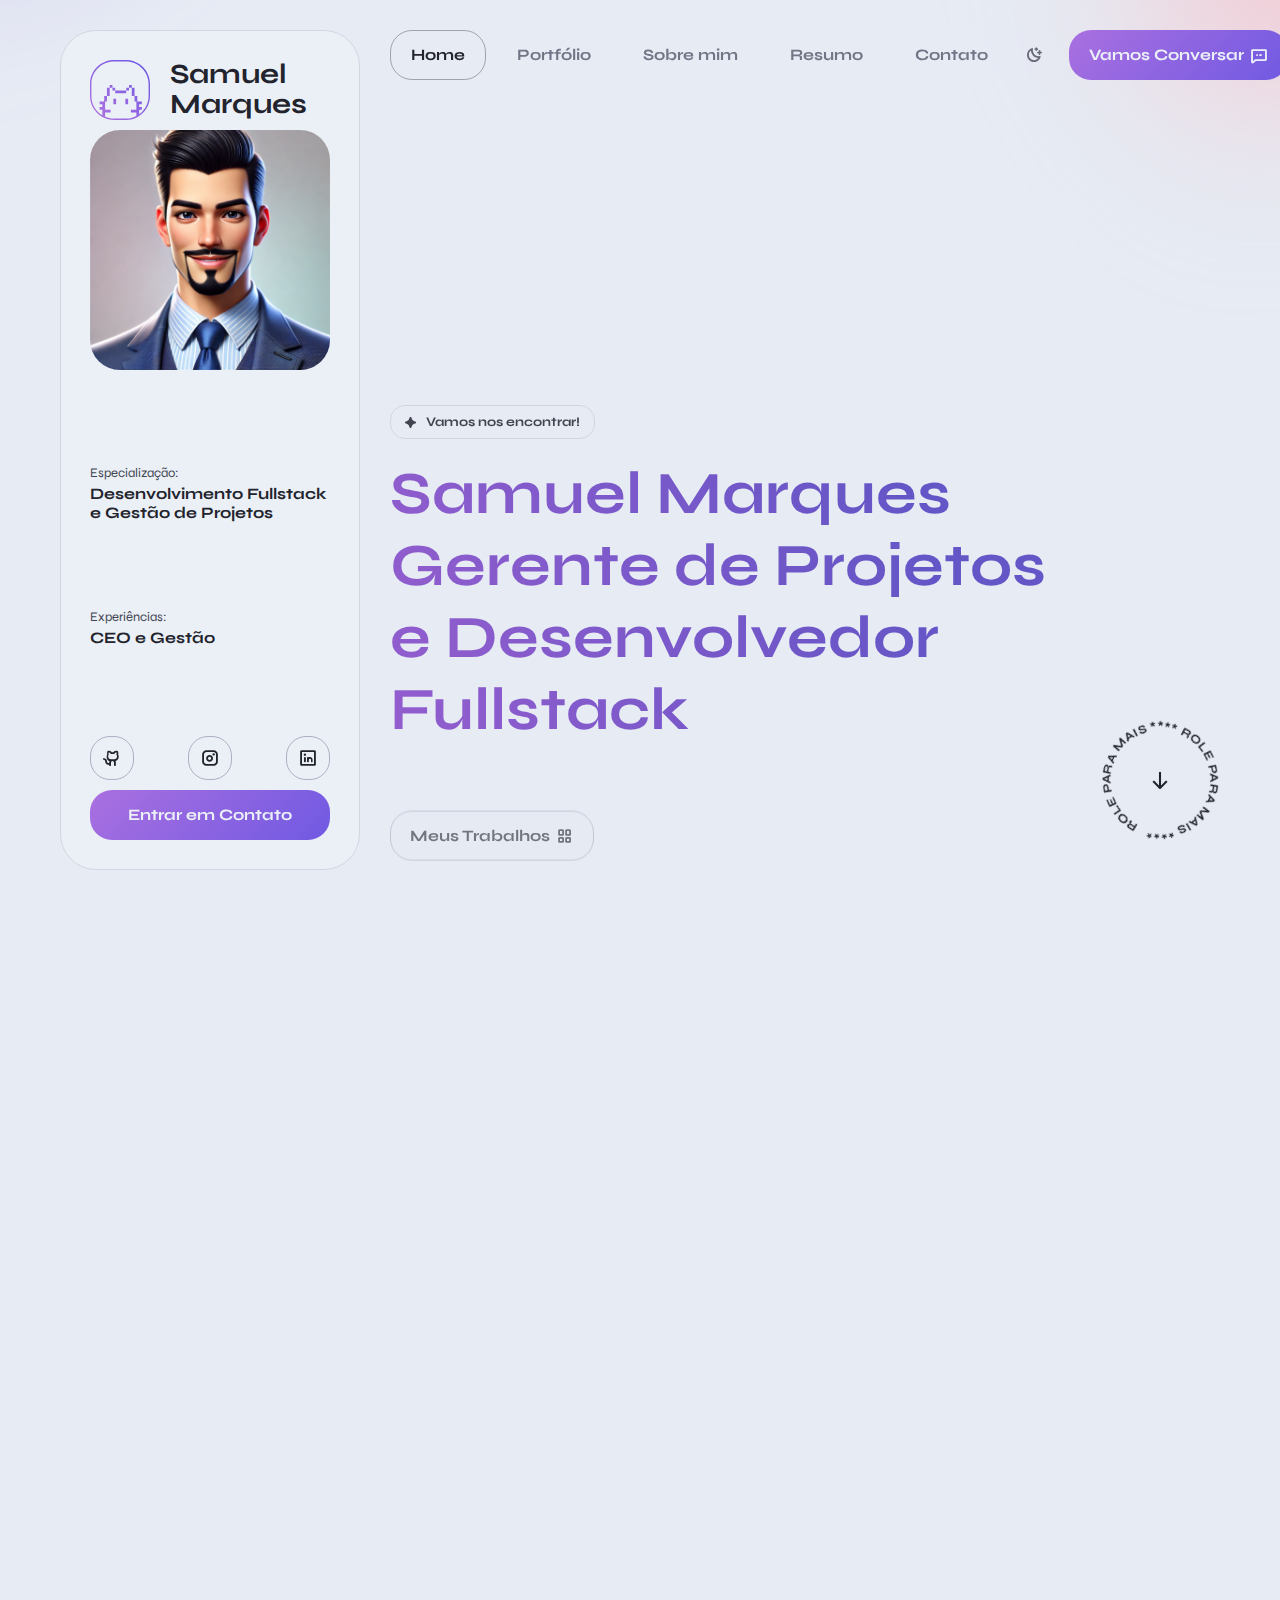
<file: index.html>
<!DOCTYPE html>
<html lang="pt-br" dir="ltr">

  <head>
    <meta charset="UTF-8">

    <!-- Page Title -->
    <title>Samuel Marques</title>
    <link rel="icon" type="image/x-icon" href="img/avatars/samuel.webp">


    <!-- Viewport Meta-->
    <meta http-equiv="X-UA-Compatible" content="IE=edge">
    <meta name="viewport" content="width=device-width, initial-scale=1, maximum-scale=1">

   

    <!-- Template Styles Start -->
    <link rel="stylesheet" href="css/loaders/loader.css">
    <link rel="stylesheet" type="text/css" href="css/plugins.css">
    <link rel="stylesheet" type="text/css" href="css/main.css">
    <!-- Template Styles End -->

    <!-- Custom Browser Color Start -->
    <meta name="theme-color" media="(prefers-color-scheme: light)" content="#dcdce7">
    <meta name="theme-color" media="(prefers-color-scheme: dark)" content="#111111">
    <meta name="msapplication-navbutton-color" content="#111111">
    <meta name="apple-mobile-web-app-capable" content="yes">
    <meta name="apple-mobile-web-app-status-bar-style" content="black-translucent">
    <!-- Custom Browser Color End -->
  </head>

  <body>

    <!-- Loader Start -->
    <div id="loader" class="loader">
      <div id="loaderContent" class="loader__content">
        <div class="loader__shadow"></div>
        <div class="loader__box"></div>
      </div>
    </div>
    <!-- Loader End -->

    <!-- Header Start -->
    <header id="header" class="header d-flex justify-content-between">

      <!-- Navigation Menu Start -->
      <div class="header__navigation">
        <nav id="menu" class="menu">
          <ul class="menu__list d-flex justify-content-start">
            <li class="menu__item">
              <a class="menu__link btn" href="#home">
                <span class="menu__caption">Home</span>
                <i class="ph-bold ph-house-simple"></i>
              </a>
            </li>
            <li class="menu__item">
              <a class="menu__link btn" href="#portfolio">
                <span class="menu__caption">Portfólio</span>
                <i class="ph-bold ph-squares-four"></i>
              </a>
            </li>
            <li class="menu__item">
              <a class="menu__link btn" href="#about">
                <span class="menu__caption">Sobre mim</span>
                <i class="ph-bold ph-user"></i>
              </a>
            </li>
            <li class="menu__item">
              <a class="menu__link btn" href="#resume">
                <span class="menu__caption">Resumo</span>
                <i class="ph-bold ph-article"></i>
              </a>
            </li>
            <li class="menu__item">
              <a class="menu__link btn" href="#contact">
                <span class="menu__caption">Contato</span>
                <i class="ph-bold ph-envelope"></i>
              </a>
            </li>
          </ul>
        </nav>
      </div>
      <!-- Navigation Menu End -->

      <!-- Header Controls Start -->
      <div class="header__controls d-flex justify-content-end">
        <button id="color-switcher" class="color-switcher header__switcher btn" type="button" role="switch" aria-label="light/dark mode" aria-checked="true"></button>
        <!-- href="mailto:example@example.com?subject=Message%20from%20your%20site" -->
        <a id="notify-trigger" class="header__trigger btn" href="https://wa.me/5583986466326?text=Ol%C3%A1%2C+Estou+querendo+saber+sobre+os+seus+serviços%21" target="_blank">
          <span class="trigger__caption">Vamos Conversar</span>
          <i class="ph-bold ph-chat-dots"></i>
        </a>
      </div>
      <!-- Header Controls End -->

    </header>
    <!-- Header End -->

    <!-- Gradient Background Start -->
    <div class="gradient-background">
      <div class="blur"></div>
      <div class="blur"></div>
      <div class="blur"></div>
    </div>
    <!-- Gradient Background End -->

    <!-- Avatar Side Block Start -->
    <div id="avatar" class="avatar">
      <div class="avatar__container d-flex flex-column justify-content-lg-between">
        <!-- image and logo -->
        <div class="avatar__block">
          <div class="avatar__logo d-flex align-items-center">
            <div class="logo__image">
              <!-- Your Logo Here!!! -->
              <!--<img src="img/logo.svg" alt="Braxton - Personal Portfolio & Resume HTML Template Logo">-->
              <svg xmlns="http://www.w3.org/2000/svg" x="0px" y="0px"
                width="85px" height="85px" viewBox="0 0 85 85" 
                style="enable-background:new 0 0 85 85;" xml:space="preserve" class="gradient-fill">
                <style type="text/css">
                  .gradient-fill {
                    fill: url(#gradientFill);
                  }
                </style>
                <g>
                  <linearGradient id="gradientFill" gradientUnits="userSpaceOnUse" x1="9.9604" y1="75.0338" x2="75.0387" y2="9.9555">
                    <stop  offset="0" style="stop-color:var(--accent)"/>
                    <stop  offset="1" style="stop-color:var(--secondary)"/>
                  </linearGradient>
                  <path class="gradient-fill" d="M51,0H34C15.2,0,0,15.2,0,34v17c0,14.3,8.9,26.6,21.4,31.6c0,0,0,0,0,0l0,0C25.3,84.1,29.5,85,34,85h17
                    c6,0,11.7-1.6,16.6-4.3c0.1-0.1,0.2-0.1,0.3-0.2C78.1,74.6,85,63.6,85,51V34C85,15.2,69.8,0,51,0z M83,51c0,10.7-5.3,20.2-13.4,26
                    v-2.5v-3.9h3.9v-3.9h-3.9v-3.9h3.9v-3.9h-3.9H67v-3.9V51h-3.9v3.9v3.9h2.6v3.9v3.9v3.9h-3.9h-3.9v3.9h3.9h3.9v3.9v1
                    C61.3,81.7,56.3,83,51,83H34c-4.5,0-8.7-0.9-12.6-2.6v-2v-3.9h3.9h3.9v-3.9h-3.9h-3.9v-3.9v-3.9v-3.9H24v-3.9V51h-3.9v3.9v3.9h-2.6
                    h-3.9v3.9h3.9v3.9h-3.9v3.9h3.9v3.9v3.9C8.2,72.8,2,62.6,2,51V34C2,16.4,16.4,2,34,2h17c17.6,0,32,14.4,32,32V51z M50.1,54.9H54
                    v3.9v3.9h-3.9v-3.9V54.9z M33.1,54.9H37v3.9v3.9h-3.9v-3.9V54.9z M27.9,51H24v-3.9v-3.9v-3.9h3.9v3.9v3.9V51z M31.8,39.3h-3.9v-3.9
                    h3.9V39.3z M31.8,43.2v-3.9h3.9v3.9H31.8z M63.1,47.1V51h-3.9v-3.9v-3.9v-3.9h3.9v3.9V47.1z M35.7,47.1v-3.9h3.9h3.9h3.9h3.9v3.9
                    h-3.9h-3.9h-3.9H35.7z M59.2,39.3h-3.9v-3.9h3.9V39.3z M55.3,43.2h-3.9v-3.9h3.9V43.2z"/>
                </g>
              </svg>
            </div>
            <div class="logo__caption">
              <p>Samuel<br>Marques</p>
            </div>
          </div>
          <div class="avatar__image">
            <img src="img/avatars/samuel.webp" alt="Samuel Avatar">
          </div>
        </div>
        <!-- data caption #1 -->
        <div class="avatar__block">
          <h6>
            <small class="top">Especialização:</small>
            Desenvolvimento Fullstack<br>e Gestão de Projetos
          </h6>
        </div>
        <!-- data caption #2 -->
        <div class="avatar__block">
          <h6>
            <small class="top">Experiências:</small>
            CEO e Gestão
          </h6>
        </div>
        <!-- socials and CTA button -->
        <div class="avatar__block">
          <div class="avatar__socials">
            <ul class="socials-square d-flex justify-content-between">
              <li class="socials-square__item">
                <a class="socials-square__link btn" href="https://github.com/Samega18" target="_blank"><i class="ph-bold ph-github-logo"></i></a>
              </li>
              <!-- <li class="socials-square__item">
                <a class="socials-square__link btn" href="https://www.behance.net/" target="_blank"><i class="ph-bold ph-behance-logo"></i></a>
              </li> -->
              <li class="socials-square__item">
                <a class="socials-square__link btn" href="https://www.instagram.com/samuelmarquessrpc/" target="_blank"><i class="ph-bold ph-instagram-logo"></i></a>
              </li>
              <li class="socials-square__item">
                <a class="socials-square__link btn" href="https://www.linkedin.com/in/samuel-marques-665655194/" target="_blank"><i class="ph-bold ph-linkedin-logo"></i></a>
              </li>
              <!-- <li class="socials-square__item">
                <a class="socials-square__link btn" href="https://www.pinterest.com/" target="_blank"><i class="ph-bold ph-pinterest-logo"></i></a>
              </li> -->
            </ul>
          </div>
          <div class="avatar__btnholder">
            <a class="btn btn-default btn-fullwidth btn-hover btn-hover-accent" href="#contact" target="_blank">
              <span class="btn-caption">Entrar em Contato</span>
            </a>
          </div>
        </div>
      </div>
    </div>
    <!-- Avatar Side Block End -->

    <!-- Page Content Start -->
    <div id="content" class="content">
      <div class="content__wrapper">

        <!-- Intro Section Start -->
        <section id="home" class="main intro">

          <!-- Headline Start -->
          <div id="headline" class="headline d-flex align-items-start flex-column" data-speed="1">
            <p class="headline__subtitle animate-headline">
              <svg xmlns="http://www.w3.org/2000/svg" x="0px" y="0px" width="13px" height="13px" viewBox="0 0 13 13" fill="currentColor">
                <path fill="currentColor" d="M5.6,12.6c-0.5-0.8-0.7-2.4-1.7-3.5c-1-1-2.7-1.2-3.5-1.7C-0.1,7-0.1,6,0.4,5.6c0.8-0.5,2.3-0.6,3.5-1.8
                  C5,2.8,5.1,1.2,5.6,0.4C6-0.1,7-0.1,7.4,0.4c0.5,0.8,0.7,2.4,1.8,3.5c1.2,1.2,2.6,1.2,3.5,1.7c0.6,0.4,0.6,1.4,0,1.7
                  C11.8,7.9,10.2,8,9.1,9.1c-1,1-1.2,2.7-1.7,3.5C7,13.1,6,13.1,5.6,12.6z"/>
              </svg>
              <span>Vamos nos encontrar!</span>
            </p>
            <h1 class="headline__title animate-headline">Samuel Marques<br>Gerente de Projetos e Desenvolvedor Fullstack</h1>
            <div class="headline__btnholder d-flex flex-column flex-sm-row">
              <a class="btn mobile-vertical btn-default btn-hover btn-hover-accent-mobile animate-headline" href="#portfolio">
                <span class="btn-caption">Meus Trabalhos</span>
                <i class="ph-bold ph-squares-four"></i>
              </a>
              <!-- href="#0" -->
              <a class="btn mobile-vertical btn-default btn-hover btn-hover-outline-mobile animate-headline"
              href="/Curriculo_SamuelMarques.pdf" download="Curriculo_SamuelMarques.pdf">
                <span class="btn-caption">Download CV</span>
                <i class="ph-bold ph-download-simple"></i>
              </a>
            </div>
          </div>
          <!-- Headline End -->

          <!-- Scroll Button Start -->
          <div class="rotating-btn">
            <a href="#portfolio" class="rotating-btn__link slide-down">
              <!-- SVG rotating text -->
              <svg version="1.1" xmlns="http://www.w3.org/2000/svg" xmlns:xlink="http://www.w3.org/1999/xlink" x="0px" y="0px"
                viewBox="0 0 120 120" style="enable-background:new 0 0 120 120;" xml:space="preserve" 
                class="animate-rotation" data-value="360">
                <defs>
                  <path id="textPath" d="M110,59.5c0,27.6-22.4,50-50,50s-50-22.4-50-50s22.4-50,50-50S110,31.9,110,59.5z"/>
                </defs>
                <g>
                  <use xlink:href="#textPath" fill="none"></use>
                  <text>
                    <!-- button text here!!! -->
                    <textPath xlink:href="#textPath">Role para Mais **** Role para Mais **** </textPath>
                  </text>
                </g>
              </svg>
              <!-- arrow icon -->
              <i class="ph-bold ph-arrow-down"></i>
            </a>
          </div>
          <!-- Scroll Button End -->

        </section>
        <!-- Intro Section End -->

        <!-- Portfolio Section Start -->
        <section id="portfolio" class="inner inner-first portfolio">

          <!-- Content Block - H2 Section Title Start -->
          <div class="content__block section-grid-title">
            <p class="h2__subtitle animate-in-up">
              <svg xmlns="http://www.w3.org/2000/svg" x="0px" y="0px" width="13px" height="13px" viewBox="0 0 13 13" fill="currentColor">
                <path fill="currentColor" d="M5.6,12.6c-0.5-0.8-0.7-2.4-1.7-3.5c-1-1-2.7-1.2-3.5-1.7C-0.1,7-0.1,6,0.4,5.6c0.8-0.5,2.3-0.6,3.5-1.8
                  C5,2.8,5.1,1.2,5.6,0.4C6-0.1,7-0.1,7.4,0.4c0.5,0.8,0.7,2.4,1.8,3.5c1.2,1.2,2.6,1.2,3.5,1.7c0.6,0.4,0.6,1.4,0,1.7
                  C11.8,7.9,10.2,8,9.1,9.1c-1,1-1.2,2.7-1.7,3.5C7,13.1,6,13.1,5.6,12.6z"/>
              </svg>
              <span>Portfólio</span>
            </p>
            <h2 class="h2__title animate-in-up">Confira meus projetos em destaque</h2>
          </div>
          <!-- Content Block - H2 Section Title End -->

          <!-- Content Block - Works Gallery Start -->
          <div class="content__block grid-block">
            <div class="container-fluid px-0 inner__gallery">
              <div class="row gx-0 my-gallery" itemscope itemtype="http://schema.org/ImageGallery">
    
                <!-- Works Gallery Single Item Start -->
                <figure class="col-12 col-md-6 gallery__item grid-item animate-card-2" itemprop="associatedMedia" itemscope itemtype="http://schema.org/ImageObject">
                  <a href="img/myworks/Progus.png" data-image="img/myworks/Progus.png" class="gallery__link" itemprop="contentUrl" data-size="1400x1400">
                    <img src="img/myworks/Progus.png" class="gallery__image" itemprop="thumbnail" alt="Image description">
                  </a>
                  <figcaption class="gallery__descr" itemprop="caption description">
                    <h5>Progus - Uma nova forma de se cuidar</h5>
                    <div class="card__tags d-flex flex-wrap">
                      <span class="rounded-tag opposite">Mobile</span>
                      <span class="rounded-tag opposite">Saúde</span>
                      <span class="rounded-tag opposite">UI/UX Design</span>
                    </div>
                    <p class="small">
                      O Progus tem foco em simplificar e otimizar a saúde, sendo uma plataforma 
                      abrangente que conecta pacientes, profissionais e instituições de saúde. Com 
                      recursos intuitivos e eficientes, oferecendo soluções para diversas 
                      problemáticas da saúde.      
                    </p>
                  </figcaption>
                </figure>
                <!-- Works Gallery Single Item End -->
    
                <!-- Works Gallery Single Item Start -->
                <figure class="col-12 col-md-6 gallery__item grid-item animate-card-2" itemprop="associatedMedia" itemscope itemtype="http://schema.org/ImageObject">
                  <a href="img/myworks/BoaAula.png" data-image="img/myworks/BoaAula.png" class="gallery__link" itemprop="contentUrl" data-size="1400x1400">
                    <img src="img/myworks/BoaAula.png" class="gallery__image" itemprop="thumbnail" alt="Image description">
                  </a>
                  <figcaption class="gallery__descr opposite" itemprop="caption description">
                    <h5 class="opposite">BoaAula</h5>
                    <div class="card__tags d-flex flex-wrap">
                      <span class="rounded-tag">Mobile</span>
                      <span class="rounded-tag">Educação</span>
                      <span class="rounded-tag">UI/UX Design</span>
                    </div>
                    <p class="small">O BoaAula tem o objetivo de ser um sistema
                      que facilite o aprendizado e a organização das atividades acadêmicas, tornando a experiência
                      de ensino e aprendizagem mais eficaz e prazerosa.
                    </p>
                  </figcaption>
                </figure>
                <!-- Works Gallery Single Item End -->
    
                <!-- Works Gallery Single Item Start -->
                <figure class="col-12 col-md-6 gallery__item grid-item animate-card-2" itemprop="associatedMedia" itemscope itemtype="http://schema.org/ImageObject">
                  <a href="img/myworks/Partilhar.png" data-image="img/myworks/Partilhar.png" class="gallery__link" itemprop="contentUrl" data-size="1400x1400">
                    <img src="img/myworks/Partilhar.png" class="gallery__image" itemprop="thumbnail" alt="Image description">
                  </a>
                  <figcaption class="gallery__descr opposite" itemprop="caption description">
                    <h5 class="opposite">Partilhar Store</h5>
                    <div class="card__tags d-flex flex-wrap">
                      <span class="rounded-tag">Web</span>
                      <span class="rounded-tag">Commerce</span>
                    </div>
                    <p class="small">Commerce de Quadros Interativos e utensílios para relembrar memórias.
                    </p>
                  </figcaption>
                </figure>
                <!-- Works Gallery Single Item End -->
    
                <!-- Works Gallery Single Item Start -->
                <figure class="col-12 col-md-6 gallery__item grid-item animate-card-2" itemprop="associatedMedia" itemscope itemtype="http://schema.org/ImageObject">
                  <a href="img/myworks/Gestadia.png" data-image="img/myworks/Gestadia.png" class="gallery__link" itemprop="contentUrl" data-size="1400x1400">
                    <img src="img/myworks/Gestadia.png" class="gallery__image" itemprop="thumbnail" alt="Image description">
                  </a>
                  <figcaption class="gallery__descr " itemprop="caption description">
                    <h5>Gestadia</h5>
                    <div class="card__tags d-flex flex-wrap">
                      <span class="rounded-tag opposite">Mobile</span>
                      <span class="rounded-tag opposite">Saúde</span>
                      <span class="rounded-tag opposite">UI/UX Design</span>
                    </div>
                    <p class="small">O Gestadia tem o objetivo de ajudar com a gestão de Mulheres com casos de Diabetes Gestacional, buscando melhorar a situação.
                    </p>
                  </figcaption>
                </figure>
                <!-- Works Gallery Single Item End -->
    
              </div>
            </div>
          </div>
          <!-- Content Block - Works Gallery End -->

        </section>
        <!-- Portfolio Section End -->

        <!-- About Section Start -->
        <section id="about" class="inner about">

          <!-- Content Block - H2 Section Title Start -->
          <div class="content__block section-grid-title">
            <p class="h2__subtitle animate-in-up">
              <svg xmlns="http://www.w3.org/2000/svg" x="0px" y="0px" width="13px" height="13px" viewBox="0 0 13 13" fill="currentColor">
                <path fill="currentColor" d="M5.6,12.6c-0.5-0.8-0.7-2.4-1.7-3.5c-1-1-2.7-1.2-3.5-1.7C-0.1,7-0.1,6,0.4,5.6c0.8-0.5,2.3-0.6,3.5-1.8
                  C5,2.8,5.1,1.2,5.6,0.4C6-0.1,7-0.1,7.4,0.4c0.5,0.8,0.7,2.4,1.8,3.5c1.2,1.2,2.6,1.2,3.5,1.7c0.6,0.4,0.6,1.4,0,1.7
                  C11.8,7.9,10.2,8,9.1,9.1c-1,1-1.2,2.7-1.7,3.5C7,13.1,6,13.1,5.6,12.6z"/>
              </svg>
              <span>Sobre Mim</span>
            </p>
            <h2 class="h2__title animate-in-up">Transformando problemas complexos em soluções simples</h2>
          </div>
          <!-- Content Block - H2 Section Title End -->

          <!-- Content Block - Achievements Start -->
          <div class="content__block grid-block">
            <div class="achievements d-flex flex-column flex-md-row align-items-md-stretch">
              <!-- achievements single item -->
              <div class="achievements__item d-flex flex-column grid-item animate-card-3">
                <div class="achievements__card">
                  <p class="achievements__number">30+</p>
                  <p class="achievements__descr">Clientes Felizes</p>
                </div>
              </div>
              <!-- achievements single item -->
              <div class="achievements__item d-flex flex-column grid-item animate-card-3">
                <div class="achievements__card">
                  <p class="achievements__number">4+</p>
                  <p class="achievements__descr">Anos de experiência</p>
                </div>
              </div>
              <!-- achievements single item -->
              <div class="achievements__item d-flex flex-column grid-item animate-card-3">
                <div class="achievements__card">
                  <p class="achievements__number">15+</p>
                  <p class="achievements__descr">Projetos feitos</p>
                </div>
              </div>
            </div>
          </div>
          <!-- Content Block - Achievements End -->

          <!-- Content Block - About Me Data Start -->
          <div class="content__block grid-block block-large">
            <div class="container-fluid p-0">
              <div class="row g-0 justify-content-between">
                
                <!-- About Me Description Start -->
                <div class="col-12 col-xl-8 grid-item about-descr">
                  <p class="about-descr__text animate-in-up">
                    Profissional formado em Sistemas de Informação, com ampla experiência em Desenvolvimento de Sistemas, Segurança da Informação, Governança, 
                    Auditoria, Gestão de Projetos e Pessoas. CEO e Gerente de Projetos de uma startup focada no desenvolvimento de sistemas para diversos segmentos, 
                    com destaque para o
                    <a href="#0" class="text-link">Progus</a> 
                    um projeto inovador que está revolucionando o setor de saúde.
                  </p>
                  <p class="about-descr__text animate-in-up">
                    Possui histórico de participação em projetos de impacto social, com experiências em robótica, eletroeletrônica e educação, 
                    desenvolvidos em parceria com instituições como
                    <a href="#0" class="text-link">SESI, SENAI e UNIFACISA.</a> 
                    Proativo, adaptável e resiliente, com forte 
                    capacidade de liderança e habilidades técnicas alinhadas a práticas ágeis. 
                  </p>
                  <div class="btn-group about-descr__btnholder animate-in-up">
                    <a class="btn mobile-vertical btn-default btn-hover btn-hover-accent" href="/Curriculo_SamuelMarques.pdf" download="Curriculo_SamuelMarques.pdf">
                      <span class="btn-caption">Download CV</span>
                      <i class="ph-bold ph-download-simple"></i>
                    </a>
                  </div>
                </div>
                <!-- About Me Description End -->
      
                <!-- About Me Information Start -->
                <div class="col-12 col-xl-4 grid-item about-info">
                  <div class="about-info__item animate-in-up">
                    <h6>
                      <small class="top">Nome</small>
                      Samuel Marques
                    </h6>
                  </div>
                  <div class="about-info__item animate-in-up">
                    <h6>
                      <small class="top">Telefone</small>
                      <a class="text-link-bold" href="tel:+5583986466326">+55 (83) 98646-6326</a>
                    </h6>
                  </div>
                  <div class="about-info__item animate-in-up">
                    <h6>
                      <small class="top">Email</small>
                      <a class="text-link-bold" href="mailto:samuelmarquesssrpc@outlook.com?subject=Quero%20saber%20sobre%20você">samuelmarquesssrpc@outlook.com</a>
                    </h6>
                  </div>
                  <div class="about-info__item animate-in-up">
                    <h6>
                      <small class="top">Localidade</small>
                      <a class="text-link-bold" href="https://maps.app.goo.gl/xMJXTEUeHkv6kYRQ6" target="_blank">Campina Grande - PB, Brasil</a>
                    </h6>
                  </div>
                </div>
                <!-- About Me Information End -->
      
              </div>
            </div>
          </div>
          <!-- Content Block - About Me Data End -->

          <!-- Content Block - Services Start -->
          <div class="content__block grid-block">
            <div class="container-fluid p-0">
              <div class="row g-0 align-items-stretch cards">
                <!-- services cards grid single item -->
                <div class="col-12 col-md-6 cards__item grid-item animate-card-2">
                  <div class="cards__card d-flex flex-column">
                    <div class="cards__descr">
                      <h4 class="cards__title animate-in-up">Desenvolvimento<br>Fullstack</h4>
                      <div class="cards__tags d-flex flex-wrap animate-in-up">
                        <span class="rounded-tag tag-outline">Web</span>
                        <span class="rounded-tag tag-outline">Mobile</span>
                        <span class="rounded-tag tag-outline">UI/UX Design</span>
                      </div>
                      <p class="small cards__text animate-in-up">Trabalho com React, React Native, Spring Boot e MySQL</p>
                    </div>
                    <div class="cards__image d-flex animate-in-up">
                      <img src="img/services/1200x900_s01.webp" alt="Service/Feature Image">
                    </div>
                  </div>
                </div>
                <!-- services grid cards single item -->
                <div class="col-12 col-md-6 cards__item grid-item animate-card-2">
                  <div class="cards__card d-flex flex-column">
                    <div class="cards__descr">
                      <h4 class="cards__title animate-in-up">Gerente e Consultor de Projetos</h4>
                      <div class="cards__tags d-flex flex-wrap animate-in-up">
                        <span class="rounded-tag tag-outline">Solução de Problemas</span>
                        <span class="rounded-tag tag-outline">Governança</span>
                        <span class="rounded-tag tag-outline">Metodologia Ágil</span>
                        <span class="rounded-tag tag-outline">Adaptável</span>
                      </div>
                      <p class="small cards__text animate-in-up">Transformo projetos bagunçados em soluções de sucesso, através
                        da boa liderança de uma equipe e gestão dos recursos.
                      </p>
                    </div>
                    <div class="cards__image d-flex">
                      <img src="img/services/1200x900_s03.webp" alt="Service/Feature Image">
                    </div>
                  </div>
                </div>
                <!-- services grid cards single item -->
                <div class="col-12 col-md-6 cards__item grid-item animate-card-2">
                  <div class="cards__card d-flex flex-column">
                    <div class="cards__descr">
                      <h4 class="cards__title animate-in-up">Desenvolvimento com a sua necessidade</h4>
                      <div class="cards__tags d-flex flex-wrap animate-in-up">
                        <span class="rounded-tag tag-outline">Sistema Personalizado</span>
                        <span class="rounded-tag tag-outline">Adaptável</span>
                        <span class="rounded-tag tag-outline">Escalável</span>
                        <span class="rounded-tag tag-outline">Confiável</span>
                      </div>
                      <p class="small cards__text animate-in-up">Ajudo meus clientes a desenvolver um sistema personalizável para solucionar
                        os problemas existentes, reduzindo custos e aumentando a eficiência.
                      </p>
                    </div>
                    <div class="cards__image d-flex animate-in-up">
                      <img src="img/services/1200x900_s04.webp" alt="Service/Feature Image">
                    </div>
                  </div>
                </div>
                 <!-- services grid cards single item -->
                 <div class="col-12 col-md-6 cards__item grid-item animate-card-2">
                  <div class="cards__card d-flex flex-column">
                    <div class="cards__descr">
                      <h4 class="cards__title animate-in-up">Design Feito com base no Cliente</h4>
                      <div class="cards__tags d-flex flex-wrap animate-in-up">
                        <span class="rounded-tag tag-outline">Ilustrações</span>
                        <span class="rounded-tag tag-outline">UI/UX Design</span>
                        <span class="rounded-tag tag-outline">Figma</span>
                      </div>
                      <p class="small cards__text animate-in-up">Utilizo o Figma para construir Designs de Sistemas Personalizados com base
                        no que o cliente deseja.
                      </p>
                    </div>
                    <div class="cards__image d-flex animate-in-up">
                      <img src="img/services/1200x900_s02.webp" alt="Service/Feature Image">
                    </div>
                  </div>
                </div>
    
              </div>
            </div>
          </div>
          <!-- Content Block - Services End -->

        </section>
        <!-- About Section End -->

        <!-- Resume Section Start -->
        <section id="resume" class="inner resume">

          <!-- Content Block - H2 Section Title Start -->
          <div class="content__block block-large">
            <p class="h2__subtitle animate-in-up">
              <svg xmlns="http://www.w3.org/2000/svg" x="0px" y="0px" width="13px" height="13px" viewBox="0 0 13 13" fill="currentColor">
                <path fill="currentColor" d="M5.6,12.6c-0.5-0.8-0.7-2.4-1.7-3.5c-1-1-2.7-1.2-3.5-1.7C-0.1,7-0.1,6,0.4,5.6c0.8-0.5,2.3-0.6,3.5-1.8
                  C5,2.8,5.1,1.2,5.6,0.4C6-0.1,7-0.1,7.4,0.4c0.5,0.8,0.7,2.4,1.8,3.5c1.2,1.2,2.6,1.2,3.5,1.7c0.6,0.4,0.6,1.4,0,1.7
                  C11.8,7.9,10.2,8,9.1,9.1c-1,1-1.2,2.7-1.7,3.5C7,13.1,6,13.1,5.6,12.6z"/>
              </svg>
              <span>Resumo</span>
            </p>
            <h2 class="h2__title animate-in-up">Formação e Experiências</h2>
            <p class="h2__text animate-in-up">
              Possuo experiência comprovada com projetos tecnológicos de impacto social e empresarial, 
              com um histórico de 
              <a href="#0" class="text-link">inovação e liderança em projetos</a> 
              de alta complexidade. Consigo me adptar a 
              diferentes contextos e necessidades, com foco em resultados.
            </p>
          </div>
          <!-- Content Block - H2 Section Title End -->

          <!-- Content Block - Education Start -->
          <div class="content__block block-large">

            <!-- H3 Block Start -->
            <div class="section-h3">
              <h3 class="h3__title animate-in-up">Minha formação</h3>
            </div>
            <!-- H3 Block End -->

            <!-- Education Lines Start -->
            <div class="container-fluid p-0 resume-lines">
              <!-- education single item -->
              <div class="row g-0 resume-lines__item animate-in-up">
                <div class="col-12 col-md-2">
                  <span class="resume-lines__date animate-in-up">2020 - 2024</span>
                </div>
                <div class="col-12 col-md-5">
                  <h5 class="resume-lines__title animate-in-up">Sistemas de Informação</h5>
                  <p class="resume-lines__source animate-in-up">Por
                    <!-- target="_blank" -->
                    <a href="#0" class="text-link-bold">UNIFACISA</a>
                  </p>
                </div>
                <div class="col-12 col-md-5">
                  <p class="small resume-lines__descr animate-in-up">Curso com foco em Gestão de Recursos no âmbito empresarial e social
                    para solucionar problemas existentes, podendo ser solucionado com um Sistema.
                  </p>
                </div>
              </div>
              <!-- education single item -->
              <div class="row g-0 resume-lines__item animate-in-up">
                <div class="col-12 col-md-2">
                  <span class="resume-lines__date animate-in-up">2020 - 2020</span>
                </div>
                <div class="col-12 col-md-5">
                  <h5 class="resume-lines__title animate-in-up">Scrum Fundamentals</h5>
                  <p class="resume-lines__source animate-in-up">Por
                    <!-- target="_blank" -->
                    <a href="#0" class="text-link-bold">SCRUM STUDY</a>
                  </p>
                </div>
                <div class="col-12 col-md-5">
                  <p class="small resume-lines__descr animate-in-up">O Scrum é um método ágil que ajuda equipes a trabalhar de forma organizada e flexível. 
                    Ele usa ciclos curtos (Sprints), reuniões dinâmicas e foco em entregas rápidas para criar produtos que realmente atendem às necessidades do cliente. 
                    Perfeito para projetos que precisam de adaptação constante e resultados eficientes!</p>
                </div>
              </div>
              <!-- education single item -->
              <div class="row g-0 resume-lines__item animate-in-up">
                <div class="col-12 col-md-2">
                  <span class="resume-lines__date animate-in-up">2018 - 2019</span>
                </div>
                <div class="col-12 col-md-5">
                  <h5 class="resume-lines__title animate-in-up">Técnico em Eletroeletrônica</h5>
                  <p class="resume-lines__source animate-in-up"> Por
                    <!-- target="_blank" -->
                    <a href="#0" class="text-link-bold">SENAI</a>
                  </p>
                </div>
                <div class="col-12 col-md-5">
                  <p class="small resume-lines__descr animate-in-up">O técnico em eletroeletrônica foca em diagnosticar, solucionar e prevenir problemas em sistemas 
                    elétricos e eletrônicos, garantindo que tudo funcione de forma segura, eficiente e sem falhas.</p>
                </div>
              </div>
            </div>
            <!-- Education Lines End -->

          </div>
          <!-- Content Block - Education End -->

          <!-- Content Block - Experience Start -->
          <div class="content__block block-large">

            <!-- H3 Block Start -->
            <div class="section-h3">
              <h3 class="h3__title animate-in-up">Experiências</h3>
            </div>
            <!-- H3 Block End -->

            <!-- Experience Lines Start -->
            <div class="container-fluid p-0 resume-lines">
              <!-- experience single item -->
              <div class="row g-0 resume-lines__item animate-in-up">
                <div class="col-12 col-md-2">
                  <span class="resume-lines__date animate-in-up">2019 - ATUAL</span>
                </div>
                <div class="col-12 col-md-5">
                  <h5 class="resume-lines__title animate-in-up">CEO</h5>
                  <p class="resume-lines__source animate-in-up">Em
                    <!-- target="_blank" -->
                    <a href="#0" class="text-link-bold">Startup de Desenvolvimento de Sistemas</a>
                  </p>
                </div>
                <div class="col-12 col-md-5">
                  <p class="small resume-lines__descr animate-in-up">Liderança de uma startup especializada no desenvolvimento de
                    sistemas customizados para diferentes segmentos de mercado.</p>
                </div>
              </div>
              <!-- experience single item -->
              <div class="row g-0 resume-lines__item animate-in-up">
                <div class="col-12 col-md-2">
                  <span class="resume-lines__date animate-in-up">2020 - ATUAL</span>
                </div>
                <div class="col-12 col-md-5">
                  <h5 class="resume-lines__title animate-in-up">Gerente de Projetos</h5>
                  <p class="resume-lines__source animate-in-up">Em
                    <!-- target="_blank" -->
                    <a href="#0" class="text-link-bold">Milos Innovation</a>
                  </p>
                </div>
                <div class="col-12 col-md-5">
                  <p class="small resume-lines__descr animate-in-up">Gerenciamento estratégico e técnico de Projetos e supervisão de equipes multidisciplinares, garantindo 
                    alinhamento com os objetivos estratégicos e a entrega de resultados de impacto.</p>
                </div>
              </div>
              <!-- experience single item -->
              <div class="row g-0 resume-lines__item animate-in-up">
                <div class="col-12 col-md-2">
                  <span class="resume-lines__date animate-in-up">2022 - 2024</span>
                </div>
                <div class="col-12 col-md-5">
                  <h5 class="resume-lines__title animate-in-up">Desenvolvedor e Consultor de Projetos </h5>
                  <p class="resume-lines__source animate-in-up">Em
                    <!-- target="_blank" -->
                    <a href="#0" class="text-link-bold">UNIFACISA</a>
                  </p>
                </div>
                <div class="col-12 col-md-5">
                  <p class="small resume-lines__descr animate-in-up">Desenvolvimento de projetos tecnológicos voltados para solucionar
                    problemas sociais, em áreas como robótica, eletroeletrônica, educação e saúde.</p>
                </div>
              </div>
            </div>
            <!-- Experience Lines End -->

          </div>
          <!-- Content Block - Experience End -->

        <!-- A seção de Stacks Favoritas e Avaliações dos Clientes fica Aqui -->

        </section>
        <!-- Resume Section End -->

        <!-- Contact Section Start -->
        <section id="contact" class="inner contact">

          <!-- Content Block - H2 Section Title Start -->
          <div class="content__block section-title">
            <p class="h2__subtitle  animate-in-up">
              <svg xmlns="http://www.w3.org/2000/svg" x="0px" y="0px" width="13px" height="13px" viewBox="0 0 13 13" fill="currentColor">
                <path fill="currentColor" d="M5.6,12.6c-0.5-0.8-0.7-2.4-1.7-3.5c-1-1-2.7-1.2-3.5-1.7C-0.1,7-0.1,6,0.4,5.6c0.8-0.5,2.3-0.6,3.5-1.8
                  C5,2.8,5.1,1.2,5.6,0.4C6-0.1,7-0.1,7.4,0.4c0.5,0.8,0.7,2.4,1.8,3.5c1.2,1.2,2.6,1.2,3.5,1.7c0.6,0.4,0.6,1.4,0,1.7
                  C11.8,7.9,10.2,8,9.1,9.1c-1,1-1.2,2.7-1.7,3.5C7,13.1,6,13.1,5.6,12.6z"/>
              </svg>
              <span>Contato</span>
            </p>
            <h2 class="h2__title  animate-in-up">Vamos fazer algo incrível juntos!</h2>
          </div>
          <!-- Content Block - H2 Section Title End -->

          <!-- Content Block - Contact Form Start -->
          <div class="content__block grid-block block-grid-large">
            <div class="form-container">

              <!-- Reply Messages Start -->
              <div class="form__reply centered text-center">
                <i class="ph-bold ph-smiley reply__icon"></i>
                <p class="reply__title">Feito!</p>
                <span class="reply__text">Obrigado pela sua mensagem. Retornarei o mais rápido possível.</span>
              </div> 
              <!-- Reply Messages End -->

              <!-- Contact Form Start -->
              <form class="form contact-form" id="contact-form" action="https://formspree.io/f/mdkagqbe"
              method="POST">
                <!-- Hidden Required Fields -->
                <input type="hidden" name="project_name" value="Samuel Website">
                <input type="hidden" name="admin_email" value="samuelmarquessrpc@outlook.com">
                <input type="hidden" name="form_subject" value="Mensagem de contato do Website">
                <!-- END Hidden Required Fields-->
                <div class="container-fluid p-0">
                  <div class="row gx-0">
                    <div class="col-12 col-md-6 form__item animate-in-up">
                      <input type="text" name="Name" placeholder="Seu Nome*" required>
                    </div>
                    <div class="col-12 col-md-6 form__item animate-in-up">
                      <input type="text" name="Company" placeholder="Nome da Empresa">
                    </div>
                    <div class="col-12 col-md-6 form__item animate-in-up">
                      <input type="email" name="E-mail" placeholder="Seu Email*" required>
                    </div>
                    <div class="col-12 col-md-6 form__item animate-in-up">
                      <input type="tel" name="Phone" placeholder="Seu Telefone*" required>
                    </div>
                    <div class="col-12 form__item animate-in-up">
                      <textarea name="Message" placeholder="Descreva sua situação*" required></textarea>
                    </div>
                    <div class="col-12 form__item animate-in-up">
                      <button class="btn btn-default btn-hover btn-hover-accent" type="submit">
                        <span class="btn-caption">Enviar Mensagem</span>
                        <i class="ph-bold ph-paper-plane-tilt"></i>
                      </button>
                    </div>
                  </div>
                </div>
              </form>
              <!-- Contact Form End -->

            </div>
          </div>
          <!-- Content Block - Contact Form End -->

          <!-- Content Block - Socials Cards Start -->
          <div class="content__block grid-block">
            <div class="socials-cards d-flex justify-content-start flex-wrap">
              <!-- socials item -->
              <div class="socials-cards__item d-flex grid-item-s animate-card-5">
                <div class="socials-cards__card">
                  <i class="ph-bold ph-github-logo"></i>
                  <a class="socials-cards__link" href="https://github.com/Samega18" target="_blank"></a>
                </div>
              </div>
              <!-- socials item -->
              <div class="socials-cards__item d-flex grid-item-s animate-card-5">
                <div class="socials-cards__card">
                  <i class="ph-bold ph-instagram-logo"></i>
                  <a class="socials-cards__link" href="https://www.instagram.com/samuelmarquessrpc/" target="_blank"></a>
                </div>
              </div>
              <!-- socials item -->
              <div class="socials-cards__item d-flex grid-item-s animate-card-5">
                <div class="socials-cards__card">
                  <i class="ph-bold ph-linkedin-logo"></i>
                  <a class="socials-cards__link" href="https://www.linkedin.com/in/samuel-marques-665655194/" target="_blank"></a>
                </div>
              </div>
              <!-- socials item -->
              <!-- <div class="socials-cards__item d-flex grid-item-s animate-card-5">
                <div class="socials-cards__card">
                  <i class="ph-bold ph-twitch-logo"></i>
                  <a class="socials-cards__link" href="https://www.twitch.tv/" target="_blank"></a>
                </div>
              </div> -->
              <!-- socials item -->
              <!-- <div class="socials-cards__item d-flex grid-item-s animate-card-5">
                <div class="socials-cards__card">
                  <i class="ph-bold ph-pinterest-logo"></i>
                  <a class="socials-cards__link" href="https://www.pinterest.com/" target="_blank"></a>
                </div>
              </div> -->
            </div>
          </div>
          <!-- Content Block - Socials Cards End -->

          <!-- Content Block - Teaser Start -->
          <div class="content__block">
            <div class="teaser">
              <p class="teaser__text animate-in-up">Quer saber mais sobre mim, me contar sobre o seu projeto ou apenas dizer olá?
                <a class="text-link-bold" href="mailto:samuelmarquesssrpc@outlook.com?subject=Quero%20saber%20sobre%20você">Me mande uma mensagem</a> 
                e eu retornarei o mais rápido possível.
              </p>
            </div>
          </div>
          <!-- Content Block - Teaser End -->

          <!-- Content Block - Contact Data Start -->
          <div class="content__block">
            <div class="container-fluid p-0 contact-lines animate-in-up">
              <div class="row g-0 contact-lines__item">
                <!-- data item -->
                <div class="col-12 col-md-4 contact-lines__data">
                  <p class="contact-lines__title animate-in-up">Localização</p>
                  <p class="contact-lines__text animate-in-up">
                    <!-- target="_blank" -->
                    <a class="text-link-bold" href="#0">Campina Grande - PB, Brasil</a>
                  </p>
                </div>
                <!-- data item -->
                <div class="col-12 col-md-4 contact-lines__data">
                  <p class="contact-lines__title animate-in-up">Telefone</p>
                  <p class="contact-lines__text animate-in-up">
                    <a class="text-link-bold" href="tel:+5583986466326">+55 (83) 98646-6326</a>
                  </p>
                </div>
                <!-- data item -->
                <div class="col-12 col-md-4 contact-lines__data">
                  <p class="contact-lines__title animate-in-up">Email</p>
                  <p class="contact-lines__text animate-in-up">
                    <a class="text-link-bold" href="mailto:samuelmarquesssrpc@outlook.com?subject=Quero%20saber%20sobre%20você">samuelmarquesssrpc@outlook.com</a>
                  </p>
                </div>
              </div>
            </div>
          </div>
          <!-- Content Block - Contact Data End -->

        </section>
        <!-- Contact Section End -->

      </div>
    </div>
    <!-- Page Content End -->

    <!-- Root element of PhotoSwipe. Must have class pswp. -->
    <div class="pswp" tabindex="-1" role="dialog" aria-hidden="true">

      <!-- Background of PhotoSwipe.
      It's a separate element, as animating opacity is faster than rgba(). -->
      <div class="pswp__bg"></div>

      <!-- Slides wrapper with overflow:hidden. -->
      <div class="pswp__scroll-wrap">

        <!-- Container that holds slides. PhotoSwipe keeps only 3 slides in DOM to save memory. -->
        <!-- don't modify these 3 pswp__item elements, data is added later on. -->
        <div class="pswp__container">
          <div class="pswp__item"></div>
          <div class="pswp__item"></div>
          <div class="pswp__item"></div>
        </div>

        <!-- Default (PhotoSwipeUI_Default) interface on top of sliding area. Can be changed. -->
        <div class="pswp__ui pswp__ui--hidden">

          <div class="pswp__top-bar">

            <!--  Controls are self-explanatory. Order can be changed. -->

            <div class="pswp__counter"></div>

            <button class="pswp__button pswp__button--close link-s" title="Fechar (Esc)"></button>

            <button class="pswp__button pswp__button--share link-s" title="Compartilhar"></button>

            <button class="pswp__button pswp__button--fs link-s" title="Tela cheia"></button>

            <button class="pswp__button pswp__button--zoom link-s" title="Aumentar/Diminuir"></button>

            <!-- Preloader demo http://codepen.io/dimsemenov/pen/yyBWoR -->
            <!-- element will get class pswp__preloader-active when preloader is running -->
            <div class="pswp__preloader">
              <div class="pswp__preloader__icn">
                <div class="pswp__preloader__cut">
                  <div class="pswp__preloader__donut"></div>
                </div>
              </div>
            </div>
          </div>

            <div class="pswp__share-modal pswp__share-modal--hidden pswp__single-tap">
              <div class="pswp__share-tooltip"></div>
            </div>

            <button class="pswp__button pswp__button--arrow--left link-s" title="Previous (arrow left)"></button>

            <button class="pswp__button pswp__button--arrow--right link-s" title="Next (arrow right)"></button>

            <div class="pswp__caption">
              <div class="pswp__caption__center"></div>
            </div>

        </div>

      </div>

    </div>

    <!-- Load Scripts Start -->
    <script src="js/libs.min.js"></script>
    <script>
      const randomX = random(-400, 400);
      const randomY = random(-200, 200);
      const randomDelay = random(0, 50);
      const randomTime = random(20, 40);
      const randomTime2 = random(5, 12);
      const randomAngle = random(-30, 150);

      const blurs = gsap.utils.toArray(".blur");
      blurs.forEach((blur) => {
        gsap.set(blur, {
          x: randomX(-1),
          y: randomX(1),
          rotation: randomAngle(-1)
        });

        moveX(blur, 1);
        moveY(blur, -1);
        rotate(blur, 1);
      });

      function rotate(target, direction) {
        gsap.to(target, randomTime2(), {
          rotation: randomAngle(direction),
          ease: Sine.easeInOut,
          onComplete: rotate,
          onCompleteParams: [target, direction * -1]
        });
      }

      function moveX(target, direction) {
        gsap.to(target, randomTime(), {
          x: randomX(direction),
          ease: Sine.easeInOut,
          onComplete: moveX,
          onCompleteParams: [target, direction * -1]
        });
      }

      function moveY(target, direction) {
        gsap.to(target, randomTime(), {
          y: randomY(direction),
          ease: Sine.easeInOut,
          onComplete: moveY,
          onCompleteParams: [target, direction * -1]
        });
      }

      function random(min, max) {
        const delta = max - min;
        return (direction = 1) => (min + delta * Math.random()) * direction;
      }
    </script>
    <script src="js/app.js"></script>
    <script src="js/gallery-init.js"></script>
    <!-- Load Scripts End -->
    
  </body>

</html>
</file>
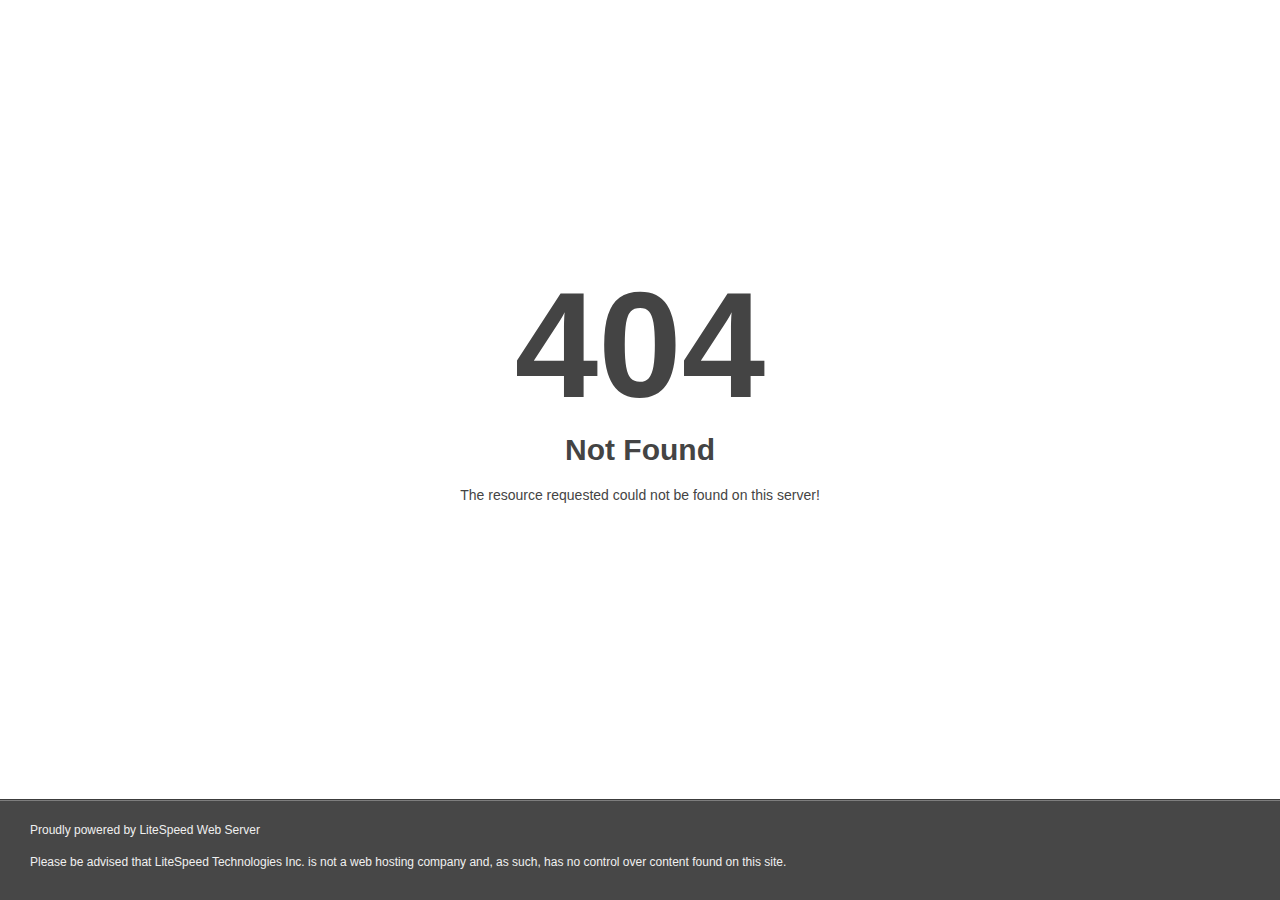
<file: img/preloader.html>
<!DOCTYPE html>
<html style="height:100%">
<head>
<meta name="viewport" content="width=device-width, initial-scale=1, shrink-to-fit=no" />
<title> 404 Not Found
</title><style>@media (prefers-color-scheme:dark){body{background-color:#000!important}}</style></head>
<body style="color: #444; margin:0;font: normal 14px/20px Arial, Helvetica, sans-serif; height:100%; background-color: #fff;">
<div style="height:auto; min-height:100%; ">     <div style="text-align: center; width:800px; margin-left: -400px; position:absolute; top: 30%; left:50%;">
        <h1 style="margin:0; font-size:150px; line-height:150px; font-weight:bold;">404</h1>
<h2 style="margin-top:20px;font-size: 30px;">Not Found
</h2>
<p>The resource requested could not be found on this server!</p>
</div></div><div style="color:#f0f0f0; font-size:12px;margin:auto;padding:0px 30px 0px 30px;position:relative;clear:both;height:100px;margin-top:-101px;background-color:#474747;border-top: 1px solid rgba(0,0,0,0.15);box-shadow: 0 1px 0 rgba(255, 255, 255, 0.3) inset;">
<br>Proudly powered by LiteSpeed Web Server<p>Please be advised that LiteSpeed Technologies Inc. is not a web hosting company and, as such, has no control over content found on this site.</p></div></body></html>
</file>
<file: css/loaders/loader.css>
/*! ------------------------------------------------

/*! File name: loader.css
 * ------------------------------------------------
 *
 * ------------------------------------------------
 * Table of Contents
 * ------------------------------------------------
 *  01. Loader Styles
 * ------------------------------------------------
 * Table of Contents End
 * ------------------------------------------------ */
:root {
  --_size: 1.6rem;
  --_font-default: "Syne", sans-serif;
  --_font-accent: "Syne", sans-serif;
  --_radius-s: 1.5rem;
  --_radius-m: 2.2rem;
  --_radius-l: 3rem;
  --_radius-xl: 3.6rem;
  --_animspeed-fast: 0.1s;
  --_animspeed-medium: 0.3s;
  --_animspeed-slow: 0.6s;
  --_animbezier: cubic-bezier(0.23, 0.65, 0.74, 1.09);
  /* light color scheme */
  --base--light: #e6ebf4;
  --base-tint--light: #ebf0f7;
  --base-shade--light: #bdc1c8;
  --accent--light: #aa70e0;
  --secondary--light: #7059e2;
  --secondary-rgba--light: rgba(112,89,226,0.3);
  --stroke-controls--light: #a8b0c1;
  --stroke-controls-neutral--light: rgba(0,0,0,0.3);
  --stroke-elements--light: #d1d5e0;
  --t-bright--light: #22232c;
  --t-medium--light: #424550;
  --t-muted--light: #666a79;
  --t-accent--light: #8f56cc;
  --t-secondary--light: #5d4ec4;
  --t-disabled--light: #717586;
  --t-placeholder--light: #969bb2;
  --base-opp--light: #111111;
  --t-opp-bright--light: #ebf0f7;
  --t-opp-medium--light: #C7C6D3;
  --t-opp-muted--light: #A1A1AF;
  --gradient-one--light: #CEC4EF;
  --gradient-two--light: #f5c5cd;
  --gradient-three--light: #ac8fe3;
  /* dark color scheme */
  --base--dark: #111111;
  --base-tint--dark: #161616;
  --base-shade--dark: #000000;
  --accent--dark: #E4B8BF;
  --secondary--dark: #CEC4EF;
  --secondary-rgba--dark: rgba(206,196,239,0.2);
  --stroke-controls--dark: #4B4B51;
  --stroke-controls-neutral--dark: rgba(255,255,255,0.3);
  --stroke-elements--dark: #303033;
  --t-bright--dark: #e9e9f1;
  --t-medium--dark: #C7C6D3;
  --t-muted--dark: #A1A1AF;
  --t-accent--dark: #E1BAC5;
  --t-secondary--dark: #CEC4EF;
  --t-disabled--dark: #8B8A91;
  --t-placeholder--dark: #58585E;
  --base-opp--dark: #fafafa;
  --t-opp-bright--dark: #121319;
  --t-opp-medium--dark: #626577;
  --t-opp-muted--dark: #717586;
  --gradient-one--dark: #a287d5;
  --gradient-two--dark: #E4B8BF;
  --gradient-three--dark: #8b6bc5;
  /* permanent colors */
  --per-base: #111111;
  --per-base-tint: #212121;
  --per-stroke-controls: rgba(255,255,255,0.4);
  --t-per-bright-light: #ffffff;
  --t-per-medium-light: #f2f2f2;
  --t-per-muted-light: #C7C6D3;
  --t-per-bright-dark: #27293b;
  --t-per-medium-dark: #626577;
  --t-per-muted-dark: #717586;
}
@media only screen and (min-width: 1600px) {
  :root {
    --_radius-s: 1.7rem;
    --_radius-m: 2.6rem;
  }
}

/* defaults */
@media (prefers-color-scheme: light) {
  :root {
    --base: var(--base--light);
    --base-tint: var(--base-tint--light);
    --base-shade: var(--base-shade--light);
    --accent: var(--accent--light);
    --secondary: var(--secondary--light);
    --secondary-rgba: var(--secondary-rgba--light);
    --stroke-controls: var(--stroke-controls--light);
    --stroke-controls-neutral: var(--stroke-controls-neutral--light);
    --stroke-elements: var(--stroke-elements--light);
    --t-bright: var(--t-bright--light);
    --t-medium: var(--t-medium--light);
    --t-muted: var(--t-muted--light);
    --t-accent: var(--t-accent--light);
    --t-secondary: var(--t-secondary--light);
    --t-disabled: var(--t-disabled--light);
    --t-placeholder: var(--t-placeholder--light);
    --base-opp: var(--base-opp--light);
    --t-opp-bright: var(--t-opp-bright--light);
    --t-opp-medium: var(--t-opp-medium--light);
    --t-opp-muted: var(--t-opp-muted--light);
    --gradient-one: var(--gradient-one--light);
    --gradient-two: var(--gradient-two--light);
    --gradient-three: var(--gradient-three--light);
  }
}
@media (prefers-color-scheme: dark) {
  :root {
    --base: var(--base--dark);
    --base-tint: var(--base-tint--dark);
    --base-shade: var(--base-shade--dark);
    --accent: var(--accent--dark);
    --secondary: var(--secondary--dark);
    --secondary-rgba: var(--secondary-rgba--dark);
    --stroke-controls: var(--stroke-controls--dark);
    --stroke-controls-neutral: var(--stroke-controls-neutral--dark);
    --stroke-elements: var(--stroke-elements--dark);
    --t-bright: var(--t-bright--dark);
    --t-medium: var(--t-medium--dark);
    --t-muted: var(--t-muted--dark);
    --t-accent: var(--t-accent--dark);
    --t-secondary: var(--t-secondary--dark);
    --t-disabled: var(--t-disabled--dark);
    --t-placeholder: var(--t-placeholder--dark);
    --base-opp: var(--base-opp--dark);
    --t-opp-bright: var(--t-opp-bright--dark);
    --t-opp-medium: var(--t-opp-medium--dark);
    --t-opp-muted: var(--t-opp-muted--dark);
    --gradient-one: var(--gradient-one--dark);
    --gradient-two: var(--gradient-two--dark);
    --gradient-three: var(--gradient-three--dark);
  }
}
[color-scheme=light] {
  --base: var(--base--light);
  --base-tint: var(--base-tint--light);
  --base-shade: var(--base-shade--light);
  --accent: var(--accent--light);
  --secondary: var(--secondary--light);
  --secondary-rgba: var(--secondary-rgba--light);
  --stroke-controls: var(--stroke-controls--light);
  --stroke-controls-neutral: var(--stroke-controls-neutral--light);
  --stroke-elements: var(--stroke-elements--light);
  --t-bright: var(--t-bright--light);
  --t-medium: var(--t-medium--light);
  --t-muted: var(--t-muted--light);
  --t-accent: var(--t-accent--light);
  --t-secondary: var(--t-secondary--light);
  --t-disabled: var(--t-disabled--light);
  --t-placeholder: var(--t-placeholder--light);
  --base-opp: var(--base-opp--light);
  --t-opp-bright: var(--t-opp-bright--light);
  --t-opp-medium: var(--t-opp-medium--light);
  --t-opp-muted: var(--t-opp-muted--light);
  --gradient-one: var(--gradient-one--light);
  --gradient-two: var(--gradient-two--light);
  --gradient-three: var(--gradient-three--light);
}

[color-scheme=dark] {
  --base: var(--base--dark);
  --base-tint: var(--base-tint--dark);
  --base-shade: var(--base-shade--dark);
  --accent: var(--accent--dark);
  --secondary: var(--secondary--dark);
  --secondary-rgba: var(--secondary-rgba--dark);
  --stroke-controls: var(--stroke-controls--dark);
  --stroke-controls-neutral: var(--stroke-controls-neutral--dark);
  --stroke-elements: var(--stroke-elements--dark);
  --t-bright: var(--t-bright--dark);
  --t-medium: var(--t-medium--dark);
  --t-muted: var(--t-muted--dark);
  --t-accent: var(--t-accent--dark);
  --t-secondary: var(--t-secondary--dark);
  --t-disabled: var(--t-disabled--dark);
  --t-placeholder: var(--t-placeholder--dark);
  --base-opp: var(--base-opp--dark);
  --t-opp-bright: var(--t-opp-bright--dark);
  --t-opp-medium: var(--t-opp-medium--dark);
  --t-opp-muted: var(--t-opp-muted--dark);
  --gradient-one: var(--gradient-one--dark);
  --gradient-two: var(--gradient-two--dark);
  --gradient-three: var(--gradient-three--dark);
}

/* ------------------------------------------------*/
/* Loader Styles Start */
/* ------------------------------------------------*/
.loader {
  position: fixed;
  top: 0;
  right: 0;
  bottom: 0;
  left: 0;
  z-index: 9999;
  background-color: var(--base-tint);
  opacity: 1;
  visibility: visible;
  -webkit-transition: all var(--_animspeed-slow) ease-in-out;
  -moz-transition: all var(--_animspeed-slow) ease-in-out;
  transition: all var(--_animspeed-slow) ease-in-out;
}
.loader.loaded {
  background-color: var(--base);
  opacity: 0;
  visibility: hidden;
}

.loader__content {
  position: absolute;
  left: 50%;
  top: 50%;
  bottom: auto;
  right: auto;
  -webkit-transform: translateX(-50%) translateY(-50%);
     -moz-transform: translateX(-50%) translateY(-50%);
      -ms-transform: translateX(-50%) translateY(-50%);
          transform: translateX(-50%) translateY(-50%);
  width: 40px;
  height: 60px;
  -webkit-transition: opacity var(--_animspeed-medium) ease-in-out;
  -moz-transition: opacity var(--_animspeed-medium) ease-in-out;
  transition: opacity var(--_animspeed-medium) ease-in-out;
  opacity: 1;
}
.loader__content.fade-out {
  opacity: 0;
}

.loader__box {
  width: 40px;
  height: 40px;
  background: var(--accent);
  background: -moz-linear-gradient(315deg, var(--accent) 0%, var(--secondary) 100%);
  background: linear-gradient(135deg, var(--accent) 0%, var(--secondary) 100%);
  -webkit-animation: jump 0.5s linear infinite;
     -moz-animation: jump 0.5s linear infinite;
          animation: jump 0.5s linear infinite;
  -moz-border-radius: 10px;
       border-radius: 10px;
}

@-webkit-keyframes jump {
  17% {
    border-bottom-right-radius: 10px;
  }
  25% {
    -webkit-transform: translateY(9px) rotate(22.5deg);
            transform: translateY(9px) rotate(22.5deg);
  }
  50% {
    -webkit-transform: translateY(18px) scale(1, 0.9) rotate(45deg);
            transform: translateY(18px) scale(1, 0.9) rotate(45deg);
    border-bottom-right-radius: 40px;
  }
  75% {
    -webkit-transform: translateY(9px) rotate(67.5deg);
            transform: translateY(9px) rotate(67.5deg);
  }
  100% {
    -webkit-transform: translateY(0) rotate(90deg);
            transform: translateY(0) rotate(90deg);
  }
}

@-moz-keyframes jump {
  17% {
    -moz-border-radius-bottomright: 10px;
         border-bottom-right-radius: 10px;
  }
  25% {
    -moz-transform: translateY(9px) rotate(22.5deg);
         transform: translateY(9px) rotate(22.5deg);
  }
  50% {
    -moz-transform: translateY(18px) scale(1, 0.9) rotate(45deg);
         transform: translateY(18px) scale(1, 0.9) rotate(45deg);
    -moz-border-radius-bottomright: 40px;
         border-bottom-right-radius: 40px;
  }
  75% {
    -moz-transform: translateY(9px) rotate(67.5deg);
         transform: translateY(9px) rotate(67.5deg);
  }
  100% {
    -moz-transform: translateY(0) rotate(90deg);
         transform: translateY(0) rotate(90deg);
  }
}

@keyframes jump {
  17% {
    -moz-border-radius-bottomright: 10px;
         border-bottom-right-radius: 10px;
  }
  25% {
    -webkit-transform: translateY(9px) rotate(22.5deg);
       -moz-transform: translateY(9px) rotate(22.5deg);
            transform: translateY(9px) rotate(22.5deg);
  }
  50% {
    -webkit-transform: translateY(18px) scale(1, 0.9) rotate(45deg);
       -moz-transform: translateY(18px) scale(1, 0.9) rotate(45deg);
            transform: translateY(18px) scale(1, 0.9) rotate(45deg);
    -moz-border-radius-bottomright: 40px;
         border-bottom-right-radius: 40px;
  }
  75% {
    -webkit-transform: translateY(9px) rotate(67.5deg);
       -moz-transform: translateY(9px) rotate(67.5deg);
            transform: translateY(9px) rotate(67.5deg);
  }
  100% {
    -webkit-transform: translateY(0) rotate(90deg);
       -moz-transform: translateY(0) rotate(90deg);
            transform: translateY(0) rotate(90deg);
  }
}
.loader__shadow {
  width: 40px;
  height: 5px;
  background-color: var(--base-shade);
  position: absolute;
  top: 49px;
  left: 0;
  -moz-border-radius: 50%;
       border-radius: 50%;
  -webkit-animation: shadow 0.5s linear infinite;
     -moz-animation: shadow 0.5s linear infinite;
          animation: shadow 0.5s linear infinite;
}

@-webkit-keyframes shadow {
  50% {
    -webkit-transform: scale(1.2, 1);
            transform: scale(1.2, 1);
  }
}

@-moz-keyframes shadow {
  50% {
    -moz-transform: scale(1.2, 1);
         transform: scale(1.2, 1);
  }
}

@keyframes shadow {
  50% {
    -webkit-transform: scale(1.2, 1);
       -moz-transform: scale(1.2, 1);
            transform: scale(1.2, 1);
  }
}
/* ------------------------------------------------*/
/* Loader Styles End */
/* ------------------------------------------------*/
</file>
